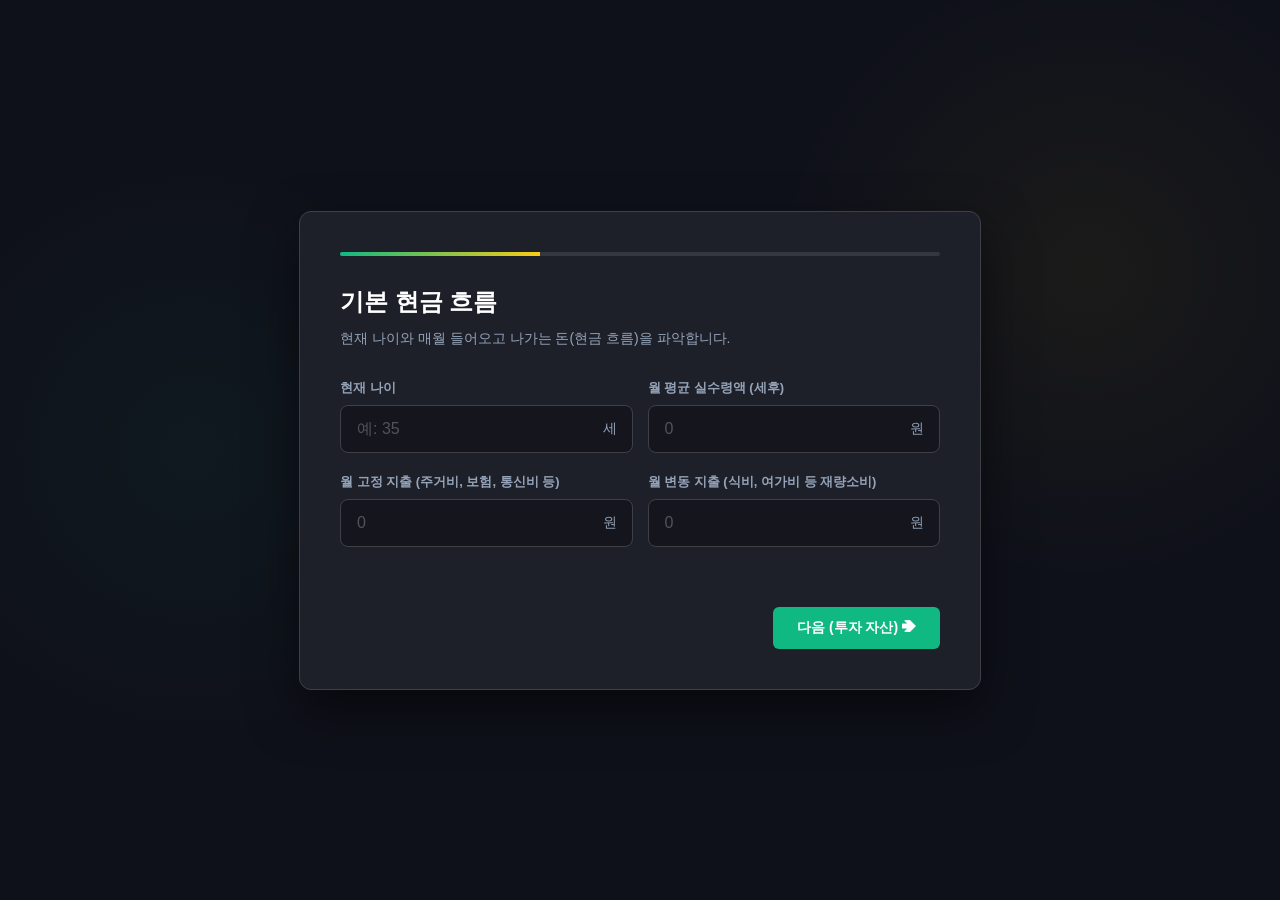
<file: onboarding.html>
<!DOCTYPE html>
<html lang="ko">
<head>
  <meta charset="UTF-8">
  <meta name="viewport" content="width=device-width, initial-scale=1.0">
  <title>전략 셋업 | RETIRE: 50</title>
  <style>
    /* TFT & Dark Premium Aesthetic */
    :root {
      --bg-color: #0f111a;
      --panel-bg: #1e2029;
      --border-color: #3f3f46;
      --accent-gold: #facc15;
      --accent-green: #10b981;
      --text-main: #f8fafc;
      --text-sub: #94a3b8;
    }
    
    body {
      margin: 0;
      padding: 0;
      background-color: var(--bg-color);
      color: var(--text-main);
      font-family: -apple-system, BlinkMacSystemFont, "Segoe UI", Roboto, "Helvetica Neue", Arial, sans-serif;
      display: flex;
      justify-content: center;
      align-items: center;
      min-height: 100vh;
      background-image: 
        radial-gradient(circle at 15% 50%, rgba(16, 185, 129, 0.05), transparent 25%),
        radial-gradient(circle at 85% 30%, rgba(250, 204, 21, 0.05), transparent 25%);
    }

    .setup-container {
      width: 100%;
      max-width: 600px;
      background: var(--panel-bg);
      border: 1px solid var(--border-color);
      border-radius: 12px;
      padding: 40px;
      box-shadow: 0 20px 50px rgba(0,0,0,0.5);
      position: relative;
      overflow: hidden;
    }

    /* Progress Bar */
    .progress-container {
      width: 100%;
      height: 4px;
      background: rgba(255,255,255,0.1);
      margin-bottom: 30px;
      border-radius: 2px;
      overflow: hidden;
    }
    .progress-bar {
      height: 100%;
      width: 33.3%;
      background: linear-gradient(90deg, var(--accent-green), var(--accent-gold));
      transition: width 0.4s ease;
    }

    /* Step Container */
    .step {
      display: none;
      animation: fadeIn 0.4s ease;
    }
    .step.active {
      display: block;
    }
    @keyframes fadeIn {
      from { opacity: 0; transform: translateY(10px); }
      to { opacity: 1; transform: translateY(0); }
    }

    .step-title {
      font-size: 24px;
      font-weight: 800;
      margin-bottom: 10px;
      color: #fff;
    }
    .step-subtitle {
      font-size: 14px;
      color: var(--text-sub);
      margin-bottom: 30px;
      line-height: 1.5;
    }

    /* Form Elements */
    .form-group {
      margin-bottom: 20px;
    }
    .form-group label {
      display: block;
      font-size: 13px;
      color: var(--text-sub);
      margin-bottom: 8px;
      font-weight: 600;
    }
    .form-control {
      width: 100%;
      background: rgba(0,0,0,0.3);
      border: 1px solid var(--border-color);
      color: #fff;
      padding: 14px 16px;
      border-radius: 8px;
      font-size: 16px;
      box-sizing: border-box;
      transition: border-color 0.2s;
    }
    .form-control:focus {
      outline: none;
      border-color: var(--accent-green);
    }
    .form-control::placeholder {
      color: #52525b;
    }
    
    .input-unit-wrapper {
      position: relative;
    }
    .input-unit-wrapper .form-control {
      padding-right: 40px;
    }
    .input-unit {
      position: absolute;
      right: 16px;
      top: 50%;
      transform: translateY(-50%);
      color: var(--text-sub);
      font-size: 14px;
      pointer-events: none;
    }

    /* Selection Buttons (MBTI) */
    .option-btn {
      width: 100%;
      background: rgba(0,0,0,0.2);
      border: 1px solid var(--border-color);
      border-radius: 8px;
      padding: 20px;
      text-align: left;
      cursor: pointer;
      margin-bottom: 15px;
      transition: all 0.2s;
    }
    .option-btn:hover {
      background: rgba(255,255,255,0.05);
      border-color: #52525b;
    }
    .option-btn.selected {
      background: rgba(16,185,129,0.1);
      border-color: var(--accent-green);
    }
    .option-title {
      font-size: 16px;
      font-weight: bold;
      color: #fff;
      margin-bottom: 8px;
      display: block;
    }
    .option-desc {
      font-size: 13px;
      color: var(--text-sub);
      line-height: 1.4;
    }

    /* Two Column Grid */
    .grid-2 {
      display: grid;
      grid-template-columns: 1fr 1fr;
      gap: 15px;
    }

    /* Actions */
    .actions {
      display: flex;
      justify-content: space-between;
      margin-top: 40px;
    }
    .btn {
      padding: 12px 24px;
      border-radius: 6px;
      font-size: 14px;
      font-weight: bold;
      cursor: pointer;
      border: none;
      transition: all 0.2s;
    }
    .btn-prev {
      background: transparent;
      color: var(--text-sub);
      border: 1px solid var(--border-color);
    }
    .btn-prev:hover {
      background: rgba(255,255,255,0.05);
      color: #fff;
    }
    .btn-next {
      background: var(--accent-green);
      color: #fff;
    }
    .btn-next:hover {
      background: #059669;
    }
    .btn-finish {
      background: linear-gradient(90deg, #facc15, #f59e0b);
      color: #000;
    }
    
    /* Toggle Switch */
    .toggle-wrapper {
      display: flex;
      align-items: center;
      gap: 10px;
      margin-top: 10px;
    }
    .toggle-label { font-size: 13px; color: var(--text-sub); }
  </style>
</head>
<body>

  <div class="setup-container">
    <div class="progress-container">
      <div class="progress-bar" id="progressBar"></div>
    </div>

    <!-- Step 1: 현금 흐름 -->
    <div class="step active" id="step1">
      <div class="step-title">기본 현금 흐름</div>
      <div class="step-subtitle">현재 나이와 매월 들어오고 나가는 돈(현금 흐름)을 파악합니다.</div>

      <div class="grid-2">
        <div class="form-group">
          <label>현재 나이</label>
          <div class="input-unit-wrapper">
            <input type="number" id="age" class="form-control" placeholder="예: 35">
            <span class="input-unit">세</span>
          </div>
        </div>
        <div class="form-group">
          <label>월 평균 실수령액 (세후)</label>
          <div class="input-unit-wrapper">
            <input type="text" id="income-net" class="form-control comma" placeholder="0">
            <span class="input-unit">원</span>
          </div>
        </div>
      </div>

      <div class="grid-2">
        <div class="form-group">
          <label>월 고정 지출 (주거비, 보험, 통신비 등)</label>
          <div class="input-unit-wrapper">
            <input type="text" id="expense-fixed" class="form-control comma" placeholder="0">
            <span class="input-unit">원</span>
          </div>
        </div>
        <div class="form-group">
          <label>월 변동 지출 (식비, 여가비 등 재량소비)</label>
          <div class="input-unit-wrapper">
            <input type="text" id="expense-var" class="form-control comma" placeholder="0">
            <span class="input-unit">원</span>
          </div>
        </div>
      </div>

      <div class="actions" style="justify-content: flex-end;">
        <button type="button" class="btn btn-next" onclick="nextStep(2)">다음 (투자 자산) ➔</button>
      </div>
    </div>

    <!-- Step 2: 투자 자산 -->
    <div class="step" id="step2">
      <div class="step-title">투자 가능 자산 (Investable)</div>
      <div class="step-subtitle">언제든 현금화하여 굴릴 수 있는 금융 자산의 규모를 파악합니다.</div>

      <div class="form-group">
        <label>예금 및 적금 총액</label>
        <div class="input-unit-wrapper">
          <input type="text" id="asset-bank" class="form-control comma" placeholder="0">
          <span class="input-unit">원</span>
        </div>
      </div>

      <div class="grid-2">
        <div class="form-group">
          <label>주식 및 코인 총액</label>
          <div class="input-unit-wrapper">
            <input type="text" id="asset-stock" class="form-control comma" placeholder="0">
            <span class="input-unit">원</span>
          </div>
        </div>
        <div class="form-group">
          <label>해외 주식 비중 (%)</label>
          <div class="input-unit-wrapper">
            <input type="number" id="stock-foreign-ratio" class="form-control" placeholder="예: 80">
            <span class="input-unit">%</span>
          </div>
        </div>
      </div>

      <div class="grid-2">
        <div class="form-group">
          <label>채권 총액</label>
          <div class="input-unit-wrapper">
            <input type="text" id="asset-bond" class="form-control comma" placeholder="0">
            <span class="input-unit">원</span>
          </div>
        </div>
        <div class="form-group" style="display:flex; flex-direction:column; justify-content:center;">
          <div class="toggle-wrapper">
            <input type="checkbox" id="has-isa" style="width: 18px; height: 18px; accent-color: var(--accent-green);">
            <label for="has-isa" class="toggle-label" style="margin:0;">절세용 ISA 계좌를 보유 중입니다.</label>
          </div>
        </div>
      </div>

      <div class="actions">
        <button type="button" class="btn btn-prev" onclick="prevStep(1)">⬅ 이전</button>
        <button type="button" class="btn btn-next" onclick="nextStep(3)">다음 (잠긴 자산) ➔</button>
      </div>
    </div>

    <!-- Step 3: 잠긴 자산 -->
    <div class="step" id="step3">
      <div class="step-title">잠긴 자산 (Locked)</div>
      <div class="step-subtitle">당장 팔기 어렵거나 노후를 위해 묶여있는 자산을 파악합니다.</div>

      <div class="grid-2">
        <div class="form-group">
          <label>거주 부동산 가치 (전월세 보증금 포함)</label>
          <div class="input-unit-wrapper">
            <input type="text" id="asset-realestate" class="form-control comma" placeholder="0">
            <span class="input-unit">원</span>
          </div>
        </div>
        <div class="form-group">
          <label>남은 주담대 / 전세자금 대출 잔액</label>
          <div class="input-unit-wrapper">
            <input type="text" id="loan-realestate" class="form-control comma" placeholder="0">
            <span class="input-unit">원</span>
          </div>
        </div>
      </div>

      <div class="grid-2">
        <div class="form-group">
          <label>사적 연금 총액 (연금저축/IRP)</label>
          <div class="input-unit-wrapper">
            <input type="text" id="asset-pension" class="form-control comma" placeholder="0">
            <span class="input-unit">원</span>
          </div>
        </div>
        <div class="form-group">
          <label>퇴직금 누적액 (DC형/DB형 합산)</label>
          <div class="input-unit-wrapper">
            <input type="text" id="asset-severance" class="form-control comma" placeholder="0">
            <span class="input-unit">원</span>
          </div>
        </div>
      </div>

      <div class="form-group">
        <label>저축성 보험 (종신/연금보험) 월 납입액</label>
        <div class="input-unit-wrapper">
          <input type="text" id="insurance-premium" class="form-control comma" placeholder="0">
          <span class="input-unit">원</span>
        </div>
      </div>

      <div class="actions">
        <button type="button" class="btn btn-prev" onclick="prevStep(2)">⬅ 이전</button>
        <button type="button" class="btn btn-finish" onclick="finishSetup()">엔진 가동 (결과 보기) 🚀</button>
      </div>
    </div>

  </div>

  <script>
    // 상태 관리
    const answers = { risk: null, housing: null, sideHustle: null, frugality: null };

    function selectOption(category, value, btnEl) {
      answers[category] = value;
      const parent = btnEl.parentElement;
      parent.querySelectorAll('.option-btn').forEach(btn => btn.classList.remove('selected'));
      btnEl.classList.add('selected');
    }

    function nextStep(step) {
      document.querySelectorAll('.step').forEach(el => el.classList.remove('active'));
      document.getElementById('step' + step).classList.add('active');
      document.getElementById('progressBar').style.width = (step * 33.33) + '%';
    }

    function prevStep(step) {
      document.querySelectorAll('.step').forEach(el => el.classList.remove('active'));
      document.getElementById('step' + step).classList.add('active');
      document.getElementById('progressBar').style.width = (step * 33.33) + '%';
    }

    // 천단위 콤마 자동 입력
    document.querySelectorAll('.comma').forEach(input => {
      input.addEventListener('input', function(e) {
        let val = e.target.value.replace(/,/g, '').replace(/[^0-9]/g, '');
        if (val !== '') {
          e.target.value = parseInt(val, 10).toLocaleString('ko-KR');
        } else {
          e.target.value = '';
        }
      });
    });

    function getVal(id) {
      const val = document.getElementById(id).value.replace(/,/g, '');
      return parseInt(val, 10) || 0;
    }

    function finishSetup() {
      // 8개 카테고리 파싱 규격에 맞게 JSON 조립
      const fireUserInputs = {
        answers: null, // MBTI는 대시보드에서 진단
        financials: {
          age: getVal('age') || 35,
          hasISA: document.getElementById('has-isa').checked,
          isaAge: 1, // 임의값
          hasSideHustle: false,
          sideHustleIncome: 0,
          categories: {
            bank: { amount: getVal('asset-bank') },
            stock: { 
              amount: getVal('asset-stock'), 
              foreignRatio: parseInt(document.getElementById('stock-foreign-ratio').value) || 0 
            },
            bond: { amount: getVal('asset-bond') },
            insurance: { monthlyPremium: getVal('insurance-premium') },
            pension: { 
              private: {
                irp: getVal('asset-pension') * 0.5, // 편의상 반반
                savings: getVal('asset-pension') * 0.5,
                severance: getVal('asset-severance')
              }
            },
            realEstate: {
              marketValue: getVal('asset-realestate'),
              loanBalance: getVal('loan-realestate'),
              isResidential: true,
              monthlyLoanPayment: 0
            },
            income: {
              monthlyNet: getVal('income-net'),
              monthlyFixed: getVal('expense-fixed'),
              monthlyVariable: getVal('expense-var')
            }
          }
        }
      };

      // 로컬 스토리지 + 세션 스토리지 모두 저장 (이중 안전장치)
      const dataStr = JSON.stringify(fireUserInputs);
      try { localStorage.setItem('fireUserInputs', dataStr); } catch(e) { console.warn('localStorage 실패', e); }
      try { sessionStorage.setItem('fireUserInputs', dataStr); } catch(e) { console.warn('sessionStorage 실패', e); }
      
      // 바로 대시보드로 이동
      window.location.href = "dashboard.html";
    }
  </script>
</body>
</html>
</file>
